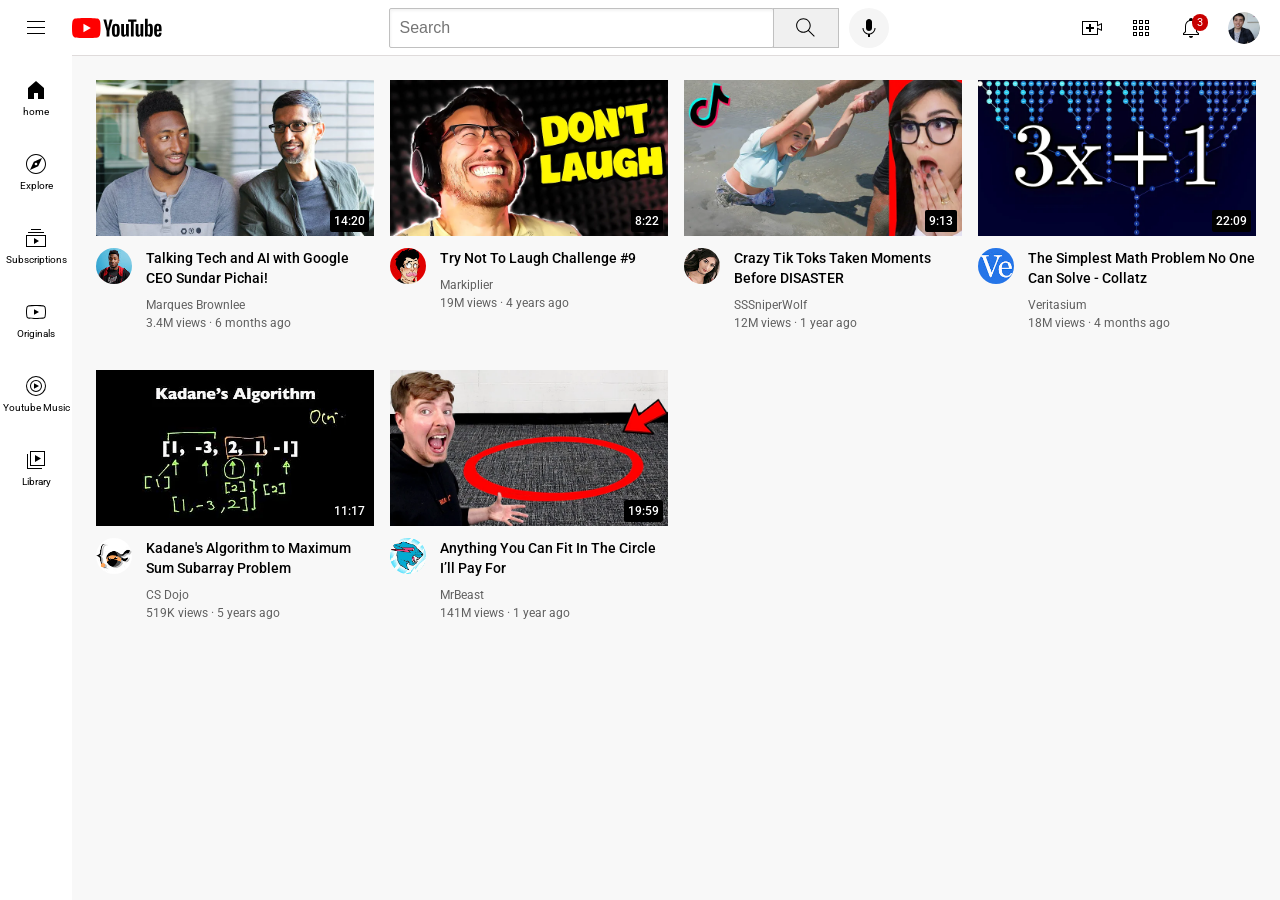
<file: index.html>
<!DOCTYPE html>
<html>
<head>
    <title>Youtube.com clone</title>
    <link rel="preconnect" href="https://fonts.googleapis.com">
    <link rel="preconnect" href="https://fonts.gstatic.com" crossorigin>
    <link href="https://fonts.googleapis.com/css2?family=Roboto:ital,wght@0,100..900;1,100..900&display=swap"
        rel="stylesheet">
    <link rel="stylesheet" href="styles/general.css">
    <link rel="stylesheet" href="styles/video.css">
    <link rel="stylesheet" href="styles/header.css">
    <link rel="stylesheet" href="styles/sidebar.css">

</head>

<body>
    <header class="header">
        <div class="left-section">
            <img class="hamburger-menu" src="icons/hamburger-menu.svg" alt="hamburger-menu">
            <img class="youtube-logo" src="icons/youtube-logo.svg" alt="">
        </div>
        <div class="middle-section">
        <input class="search-bar" type="text" placeholder="Search">
            <button class="search-button">
                <img class="search-icon" src="icons/search.svg" alt="">
                <div class="tooltip">Search</div>
            </button>
            <!--Position should be absolute of inner div and position relative of outer div to adjust position-->
            <button class="voice-search-button">
                <img class="voice-search-icon" src="icons/voice-search-icon.svg" alt=""> 
            <div class="tooltip">Search with your voice</div>
            </button>
        </div>
        <div class="right-section">
            <div class="upload-icon-container">
                <img class="upload-icon" src="icons/upload.svg">
                <div class="tooltip">Create</div>
            </div>
            <div class="youtube-apps-icon-container">
                <img class="youtube-apps-icon" src="icons/youtube-apps.svg">
                <div class="tooltip">Youtube apps</div>
            </div>
            <div class="notifications-icon-container">
                 <img class="notifications-icon" src="icons/notifications.svg">
                 <div class="notifications-count">3</div>
                 <div class="tooltip">Notifications</div>
             </div>
            <img class="current-user-picture" src="channel-pictures/my-channel.jpeg">
        </header>
       
     <nav class="sidebar">
        <div class="sidebar-link">
            <img src="icons/home.svg" alt="">
            <div>home</div>
        </div>
        <div class="sidebar-link">
            <img src="icons/explore.svg" alt="">
            <div>Explore</div>
        </div>
        <div class="sidebar-link">
            <img src="icons/subscriptions.svg" alt="">
            <div>Subscriptions</div>
        </div>
        <div class="sidebar-link">
            <img src="icons/originals.svg" alt="">
            <div>Originals</div>
        </div>
        <div class="sidebar-link">
            <img src="icons/youtube-music.svg" alt="">
            <div>Youtube Music</div>
        </div>
        <div class="sidebar-link">
            <img src="icons/library.svg" alt="">
            <div>Library</div>
        </div>
     </nav>
    </div>
    <div class="video-grid">
        <div class="video-preview">
            <div class="thumbnail-row"><img class="thumbnail" src="thumbnails/thumbnail-1.webp" alt="thumbnail">
            <div class="video-time">14:20</div>
            </div>
            <div class="video-info-grid">
                <div class="channel-picture">
                    <img class="profile-picture" src="channel-pictures/channel-1.jpeg" alt="">
                </div>
                <div class="video-info">
                    <p class="video-title">Talking Tech and AI with Google CEO Sundar Pichai!</p>
                    <p class="video-author">Marques Brownlee</p>
                    <p class="video-stats">3.4M views · 6 months ago</p>
                </div>
            </div>
        </div>

        <div class="video-preview">
            <div class="thumbnail-row">
                <img class="thumbnail" src="thumbnails/thumbnail-2.webp" alt="thumbnail">
                <div class="video-time">8:22</div>
            </div>
            <div class="video-info-grid">
                <div class="channel-picture">
                    <img class="profile-picture" src="channel-pictures/channel-2.jpeg" alt="">
                </div>
                <div class="video-info">
                    <p class="video-title">Try Not To Laugh Challenge #9</p>
                    <p class="video-author">Markiplier</p>
                    <p class="video-stats">19M views · 4 years ago</p>
                </div>
            </div>
        </div>


         <div class="video-preview">
            <div class="thumbnail-row"><img class="thumbnail" src="thumbnails/thumbnail-3.webp" alt="thumbnail">
                <div class="video-time">9:13</div>
            </div>
            <div class="video-info-grid">
                <div class="channel-picture">
                    <img class="profile-picture" src="channel-pictures/channel-3.jpeg" alt="">
                </div>
                <div class="video-info">
                    <p class="video-title">Crazy Tik Toks Taken Moments Before DISASTER</p>
                    <p class="video-author">SSSniperWolf</p>
                    <p class="video-stats">12M views · 1 year ago</p>
                </div>
            </div>
        </div>

        <div class="video-preview">
            <div class="thumbnail-row"><img class="thumbnail" src="thumbnails/thumbnail-4.webp" alt="thumbnail">
                <div class="video-time">22:09</div>
            </div>
            <div class="video-info-grid">
                <div class="channel-picture">
                    <img class="profile-picture" src="channel-pictures/channel-4.jpeg" alt="">
                </div>
                <div class="video-info">
                    <p class="video-title">The Simplest Math Problem No One Can Solve - Collatz</p>
                    <p class="video-author">Veritasium</p>
                    <p class="video-stats">18M views · 4 months ago</p>
                </div>
            </div>
        </div>

         <div class="video-preview">
            <div class="thumbnail-row"><img class="thumbnail" src="thumbnails/thumbnail-5.webp" alt="thumbnail">
                <div class="video-time">11:17</div>
                </div>
            <div class="video-info-grid">
                <div class="channel-picture">
                    <img class="profile-picture" src="channel-pictures/channel-5.jpeg" alt="">
                </div>
                <div class="video-info">
                    <p class="video-title">Kadane's Algorithm to Maximum Sum Subarray Problem</p>
                    <p class="video-author">CS Dojo</p>
                    <p class="video-stats">519K views · 5 years ago</p>
                </div>
            </div>
        </div>

        <div class="video-preview">
            <div class="thumbnail-row"><img class="thumbnail" src="thumbnails/thumbnail-6.webp" alt="thumbnail">
                <div class="video-time">19:59</div>
            </div>
            <div class="video-info-grid">
                <div class="channel-picture">
                    <img class="profile-picture" src="channel-pictures/channel-6.jpeg" alt="">
                </div>
                <div class="video-info">
                    <p class="video-title">Anything You Can Fit In The Circle I’ll Pay For</p>
                    <p class="video-author">MrBeast</p>
                    <p class="video-stats">141M views · 1 year ago</p>
                </div>
            </div>
        </div>
    </div>
        
    

</body>

</html>
</file>
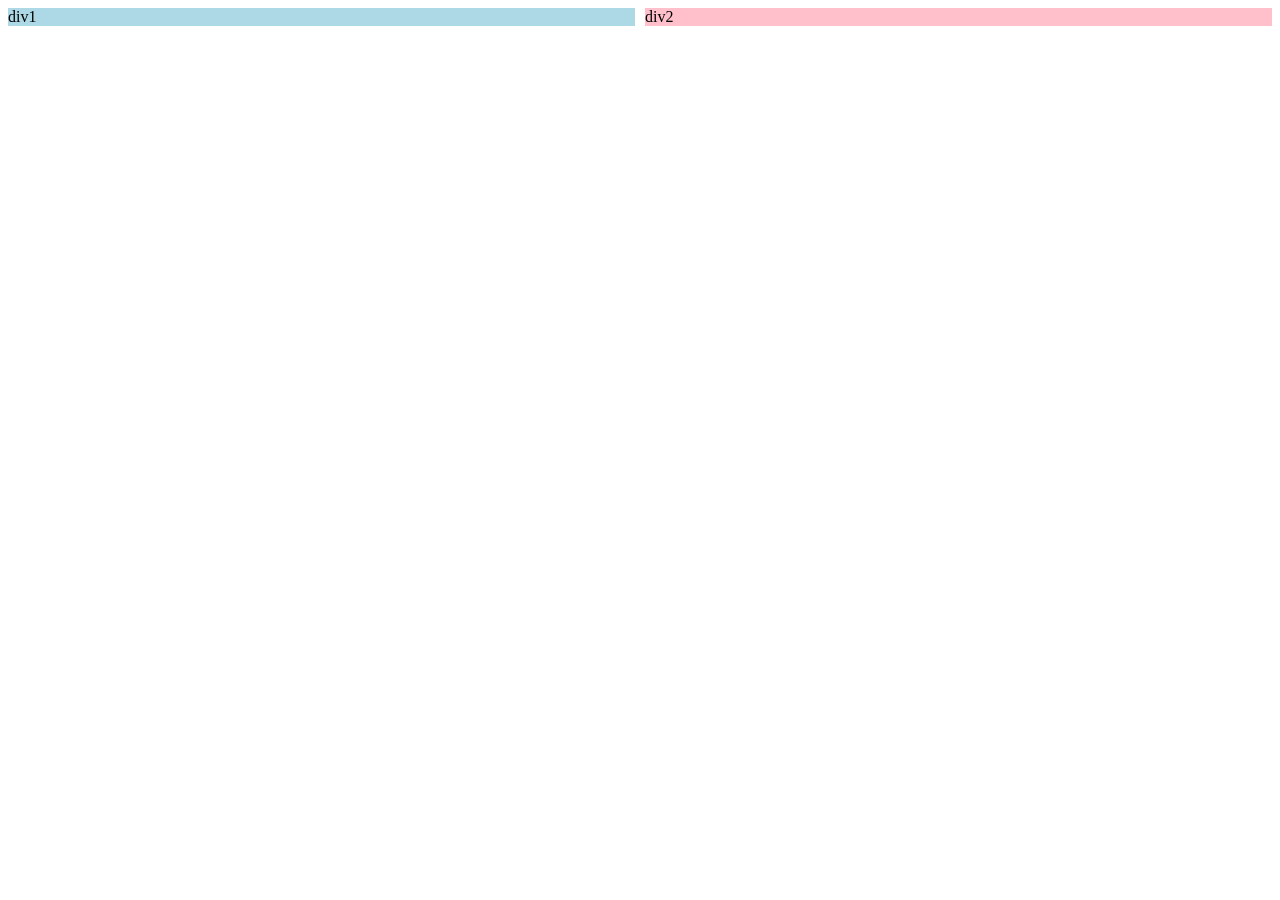
<file: grid.html>
<!DOCTYPE html>
<html>

<head>
    <title>grid practise</title>

    <style>
        .div1 {
            display: grid;
            grid-template-columns: 1fr 1fr;
            column-gap: 10px;
        }
    </style>

</head>

<body>
    <div class="div1">
        <div style="background-color: lightblue;">
            div1
        </div>
        <div style="background-color: pink;">div2</div>
    </div>

</body>

</html>
</file>
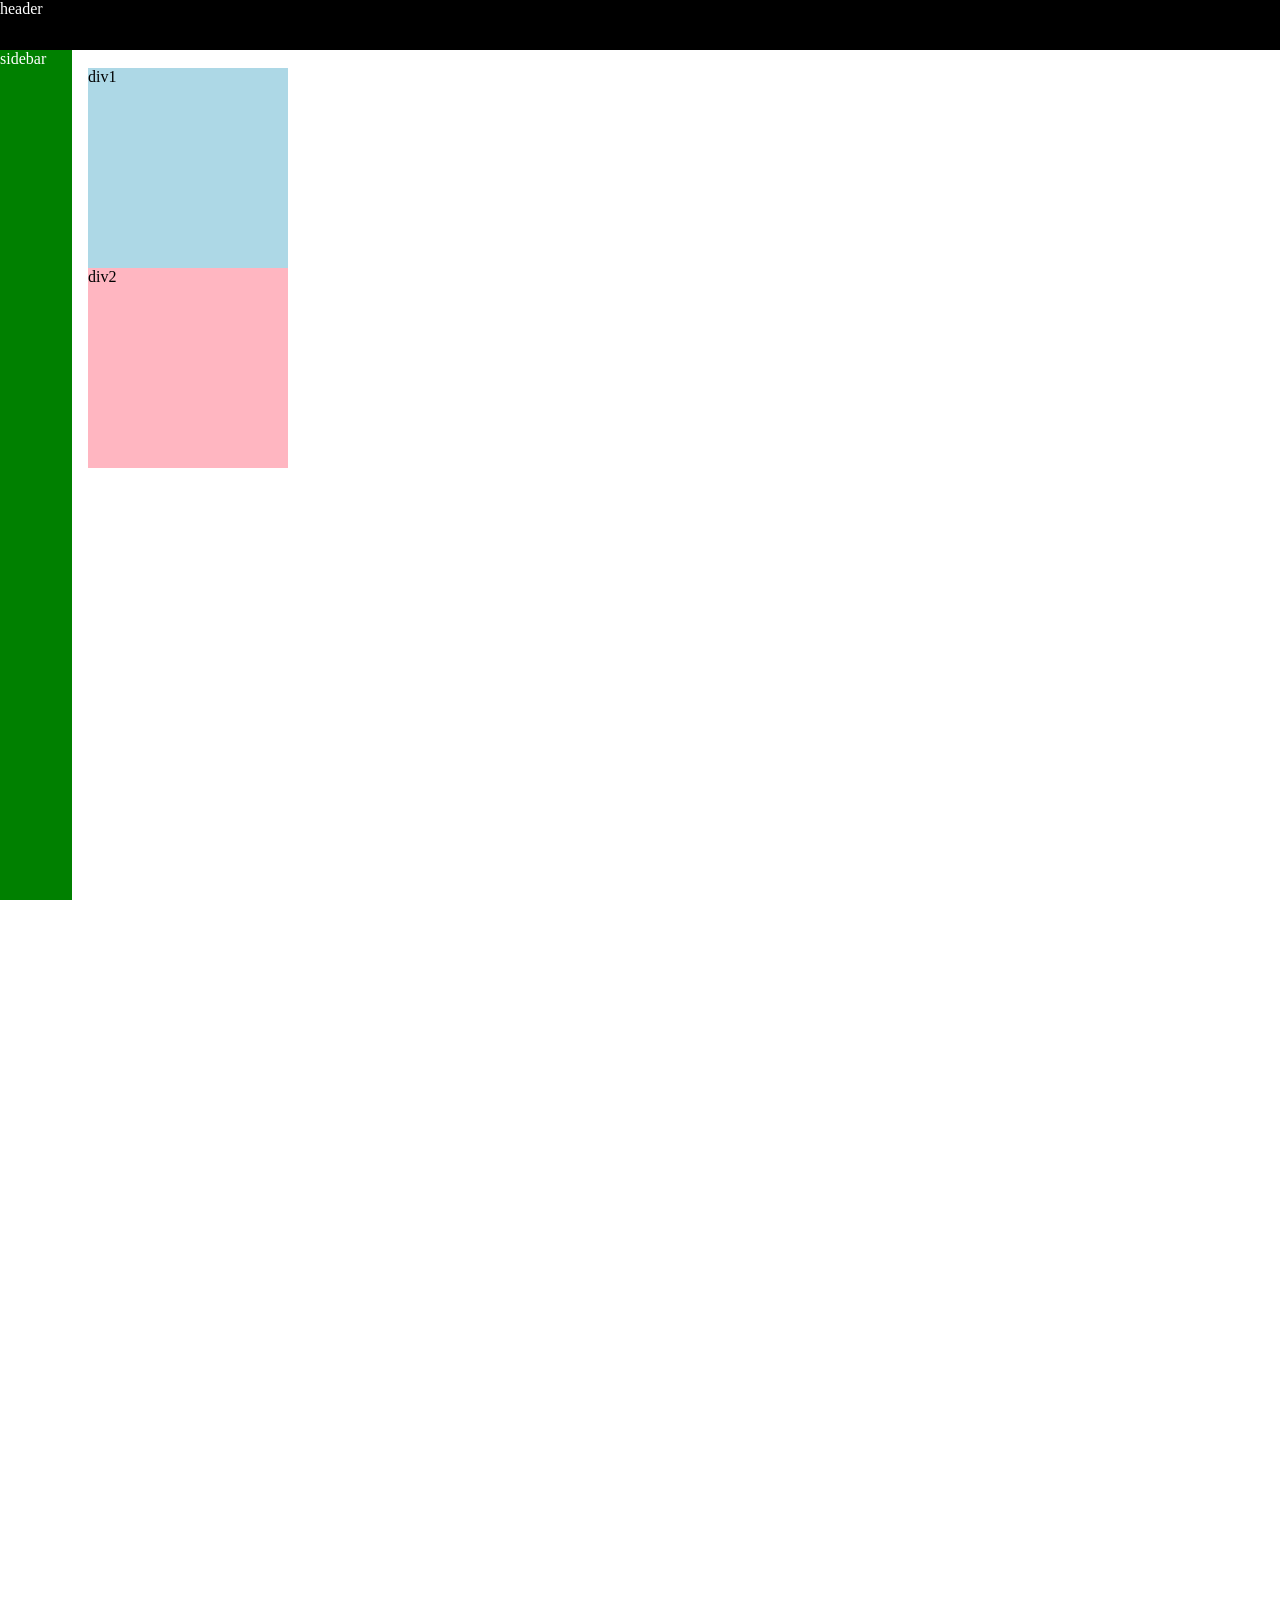
<file: position.html>
<!DOCTYPE html>
<html>

    <head>
        <title>position practise</title>  
    </head>
    <body style="height: 3000px;
     padding-top: 60px;
     padding-left: 80px;">
        <div style=
        "background-color: black;
         color: white; 
         position: top;
         height: 50px;
         position: fixed;
         top: 0;
         left: 0;
         right: 0;
         ">

            header</div>
        <div style="background-color: green; 
        color: white;position: fixed;
         top: 50px; 
         left: 0px; 
         bottom: 0px;
         width: 72px;;">sidebar</div>
        <div style=
        "
        height: 200px; 
        width: 200px; 
        background-color:
         lightblue;",  >
            div1</div>
        <div style=
        "height: 200px;
         width: 200px;
          background-color:
           lightpink;",>
            div2</div>
    </body>
    
    </html>
</file>
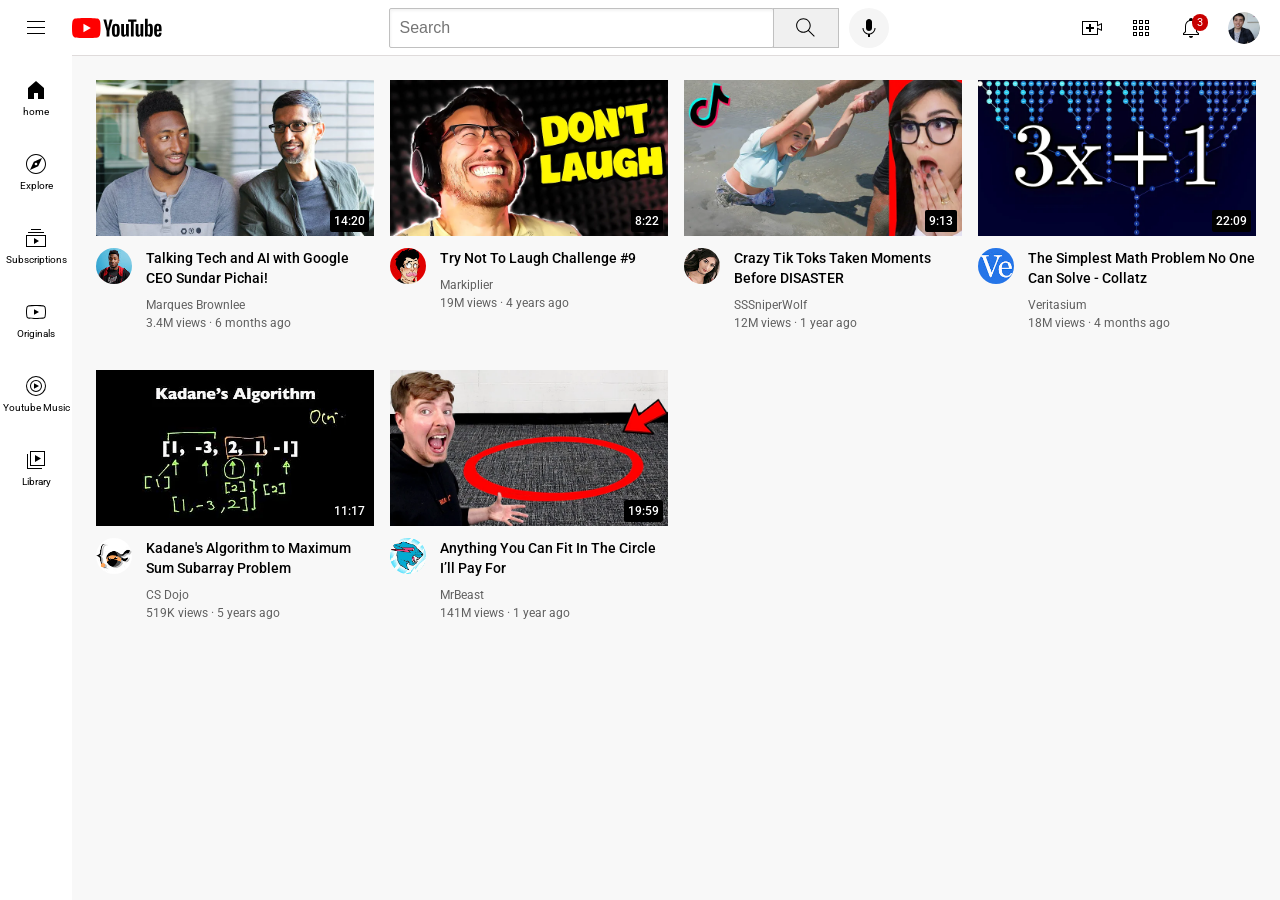
<file: youtube.html>
<!DOCTYPE html>
<html>
<head>
    <title>Youtube.com clone</title>
    <link rel="preconnect" href="https://fonts.googleapis.com">
    <link rel="preconnect" href="https://fonts.gstatic.com" crossorigin>
    <link href="https://fonts.googleapis.com/css2?family=Roboto:ital,wght@0,100..900;1,100..900&display=swap"
        rel="stylesheet">
    <link rel="stylesheet" href="styles/general.css">
    <link rel="stylesheet" href="styles/video.css">
    <link rel="stylesheet" href="styles/header.css">
    <link rel="stylesheet" href="styles/sidebar.css">

</head>

<body>
    <header class="header">
        <div class="left-section">
            <img class="hamburger-menu" src="icons/hamburger-menu.svg" alt="hamburger-menu">
            <img class="youtube-logo" src="icons/youtube-logo.svg" alt="">
        </div>
        <div class="middle-section">
        <input class="search-bar" type="text" placeholder="Search">
            <button class="search-button">
                <img class="search-icon" src="icons/search.svg" alt="">
                <div class="tooltip">Search</div>
            </button>
            <!--Position should be absolute of inner div and position relative of outer div to adjust position-->
            <button class="voice-search-button">
                <img class="voice-search-icon" src="icons/voice-search-icon.svg" alt=""> 
            <div class="tooltip">Search with your voice</div>
            </button>
        </div>
        <div class="right-section">
            <div class="upload-icon-container">
                <img class="upload-icon" src="icons/upload.svg">
                <div class="tooltip">Create</div>
            </div>
            <div class="youtube-apps-icon-container">
                <img class="youtube-apps-icon" src="icons/youtube-apps.svg">
                <div class="tooltip">Youtube apps</div>
            </div>
            <div class="notifications-icon-container">
                 <img class="notifications-icon" src="icons/notifications.svg">
                 <div class="notifications-count">3</div>
                 <div class="tooltip">Notifications</div>
             </div>
            <img class="current-user-picture" src="channel-pictures/my-channel.jpeg">
        </header>
       
     <nav class="sidebar">
        <div class="sidebar-link">
            <img src="icons/home.svg" alt="">
            <div>home</div>
        </div>
        <div class="sidebar-link">
            <img src="icons/explore.svg" alt="">
            <div>Explore</div>
        </div>
        <div class="sidebar-link">
            <img src="icons/subscriptions.svg" alt="">
            <div>Subscriptions</div>
        </div>
        <div class="sidebar-link">
            <img src="icons/originals.svg" alt="">
            <div>Originals</div>
        </div>
        <div class="sidebar-link">
            <img src="icons/youtube-music.svg" alt="">
            <div>Youtube Music</div>
        </div>
        <div class="sidebar-link">
            <img src="icons/library.svg" alt="">
            <div>Library</div>
        </div>
     </nav>
    </div>
    <div class="video-grid">
        <div class="video-preview">
            <div class="thumbnail-row"><img class="thumbnail" src="thumbnails/thumbnail-1.webp" alt="thumbnail">
            <div class="video-time">14:20</div>
            </div>
            <div class="video-info-grid">
                <div class="channel-picture">
                    <img class="profile-picture" src="channel-pictures/channel-1.jpeg" alt="">
                </div>
                <div class="video-info">
                    <p class="video-title">Talking Tech and AI with Google CEO Sundar Pichai!</p>
                    <p class="video-author">Marques Brownlee</p>
                    <p class="video-stats">3.4M views · 6 months ago</p>
                </div>
            </div>
        </div>

        <div class="video-preview">
            <div class="thumbnail-row">
                <img class="thumbnail" src="thumbnails/thumbnail-2.webp" alt="thumbnail">
                <div class="video-time">8:22</div>
            </div>
            <div class="video-info-grid">
                <div class="channel-picture">
                    <img class="profile-picture" src="channel-pictures/channel-2.jpeg" alt="">
                </div>
                <div class="video-info">
                    <p class="video-title">Try Not To Laugh Challenge #9</p>
                    <p class="video-author">Markiplier</p>
                    <p class="video-stats">19M views · 4 years ago</p>
                </div>
            </div>
        </div>


         <div class="video-preview">
            <div class="thumbnail-row"><img class="thumbnail" src="thumbnails/thumbnail-3.webp" alt="thumbnail">
                <div class="video-time">9:13</div>
            </div>
            <div class="video-info-grid">
                <div class="channel-picture">
                    <img class="profile-picture" src="channel-pictures/channel-3.jpeg" alt="">
                </div>
                <div class="video-info">
                    <p class="video-title">Crazy Tik Toks Taken Moments Before DISASTER</p>
                    <p class="video-author">SSSniperWolf</p>
                    <p class="video-stats">12M views · 1 year ago</p>
                </div>
            </div>
        </div>

        <div class="video-preview">
            <div class="thumbnail-row"><img class="thumbnail" src="thumbnails/thumbnail-4.webp" alt="thumbnail">
                <div class="video-time">22:09</div>
            </div>
            <div class="video-info-grid">
                <div class="channel-picture">
                    <img class="profile-picture" src="channel-pictures/channel-4.jpeg" alt="">
                </div>
                <div class="video-info">
                    <p class="video-title">The Simplest Math Problem No One Can Solve - Collatz</p>
                    <p class="video-author">Veritasium</p>
                    <p class="video-stats">18M views · 4 months ago</p>
                </div>
            </div>
        </div>

         <div class="video-preview">
            <div class="thumbnail-row"><img class="thumbnail" src="thumbnails/thumbnail-5.webp" alt="thumbnail">
                <div class="video-time">11:17</div>
                </div>
            <div class="video-info-grid">
                <div class="channel-picture">
                    <img class="profile-picture" src="channel-pictures/channel-5.jpeg" alt="">
                </div>
                <div class="video-info">
                    <p class="video-title">Kadane's Algorithm to Maximum Sum Subarray Problem</p>
                    <p class="video-author">CS Dojo</p>
                    <p class="video-stats">519K views · 5 years ago</p>
                </div>
            </div>
        </div>

        <div class="video-preview">
            <div class="thumbnail-row"><img class="thumbnail" src="thumbnails/thumbnail-6.webp" alt="thumbnail">
                <div class="video-time">19:59</div>
            </div>
            <div class="video-info-grid">
                <div class="channel-picture">
                    <img class="profile-picture" src="channel-pictures/channel-6.jpeg" alt="">
                </div>
                <div class="video-info">
                    <p class="video-title">Anything You Can Fit In The Circle I’ll Pay For</p>
                    <p class="video-author">MrBeast</p>
                    <p class="video-stats">141M views · 1 year ago</p>
                </div>
            </div>
        </div>
    </div>
        
    

</body>

</html>
</file>
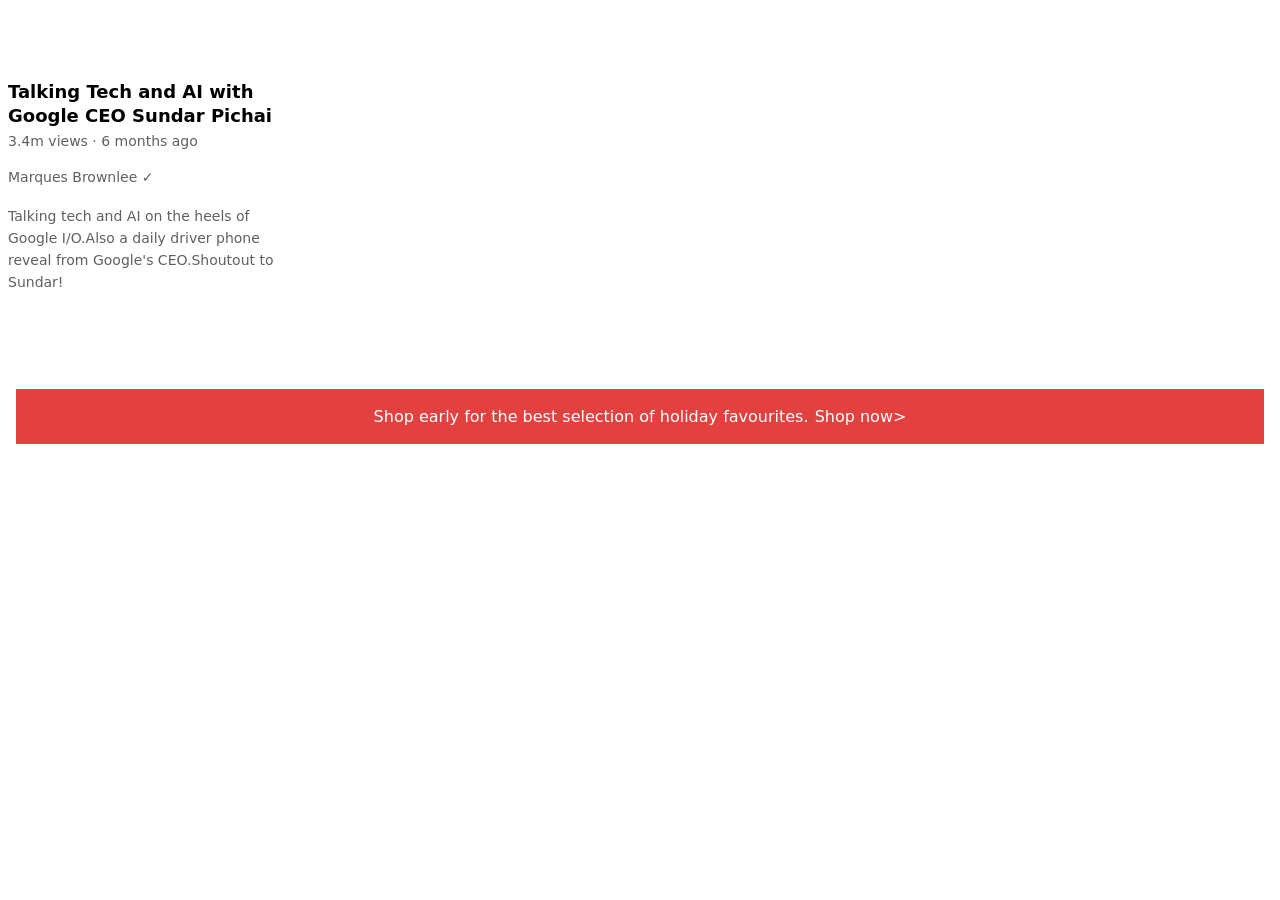
<file: intro to html/text.html>
<!DOCTYPE html>
<html>

<head>
    <title>html-css</title>
    <link rel="preconnect" href="https://fonts.googleapis.com">
    <link rel="preconnect" href="https://fonts.gstatic.com" crossorigin>
    <link href="https://fonts.googleapis.com/css2?family=Roboto:ital,wght@0,100..900;1,100..900&display=swap"
        rel="stylesheet">
    <link rel="preconnect" href="https://fonts.googleapis.com">
    <link rel="preconnect" href="https://fonts.gstatic.com" crossorigin>
    <link href="https://fonts.googleapis.com/css2?family=Roboto:ital,wght@0,100..900;1,100..900&display=swap"
        rel="stylesheet">
    <link rel="stylesheet" href="style css/text.css">
</head>

<body>
    <p class="video-title">Talking Tech and AI with Google CEO Sundar Pichai</p>
    <p class="video-stats">3.4m views &#xB7; 6 months ago</p>
    <p class="video-author">Marques Brownlee &#x2713;</p>
    <p class="video-description">Talking tech and AI on the heels of Google I/O.Also a daily driver phone reveal from
        Google's CEO.Shoutout to Sundar!</p>
    <p class="shop-link"> Shop early for the best selection of holiday favourites. <span class="shop-now",>Shop now&gt;</span></p>
        
</body>

</html>
</file>
<file: styles/general.css>
p {
        margin-top: 0;
        margin-bottom: 0;
    }

body {
    /* this property will be inherited*/
    font-family: Roboto, Arial;
    margin: 0;
    padding-top: 80px;
    padding-left: 96px;
    padding-right: 24px;
    background-color: rgb(248, 248, 248);

    }
</file>
<file: styles/video.css>
.thumbnail {
            width: 100%;
        }

        .video-title {
            margin-top: 0;
            font-size: 14px;
            font-weight: 500;
            line-height: 20px;
            margin-bottom: 10px;
        }

        .video-info-grid {
            display: grid;
            grid-template-columns: 50px 1fr;
        }

        .profile-picture {
            width: 36px;
            border-radius: 50px;
        }

        .thumbnail-row {
            margin-bottom: 8px;
            position: relative;
        }

        .video-author,
        .video-stats {
            font-size: 12px;
            color: rgb(96, 96, 96);
        }

        .video-author {
            margin-bottom: 4px;
        }

        .video-grid {
            display: grid;
            grid-template-columns: 1fr 1fr 1fr;
            column-gap: 16px;
            row-gap: 40px;
        }

        @media (max-width: 750px) {
            .video-grid {
                grid-template-columns: 1fr 1fr;
            }
        }

        @media (min-width: 751px) and (max-width: 999px) {
            .video-grid {
                grid-template-columns: 1fr 1fr 1fr;
            }
        }
        @media (min-width: 1000px) {
            .video-grid {
                grid-template-columns: 1fr 1fr 1fr 1fr ;
            }
        }
        

        .video-time {
            font-size: 12px;
            font-weight: 500;
            padding: 4px;
            border-radius: 2px;
            background-color: black;
            color: white;
            position: absolute;
            bottom: 8px;
            right: 5px;
        }
</file>
<file: styles/header.css>
.header {
    height: 55px;

    display: flex;    
    flex-direction: row;
    justify-content: space-between;

    position: fixed;
    top: 0;
    left: 0;
    right: 0;
    z-index: 100;

    background-color: white;
    border-bottom-width: 1px;
    border-bottom-style: solid;
    border-bottom-color: rgb(223, 219, 219);
}

.left-section {
    display: flex;
    align-items: center;
}

.hamburger-menu {
    height: 24px;
    margin-left: 24px;
    margin-right: 24px;
}

.youtube-logo {
    height: 20px;
}

.middle-section {
    flex: 1;
    margin-left: 70px;
    margin-right: 35px;  
    max-width: 500px;
    display: flex;
    align-items: center;
}

.search-bar {
    flex: 1;
    height: 36px;
    padding-left: 10px;
    font-size: 16px;
    border-width: 1px;
    border-style: solid;
    border-color: rgb(192, 192, 192);
    border-radius: 2px;
    box-shadow: inset 1px 2px 3px rgba(0, 0, 0, 0.05);
    width: 0;
}

.search-bar::placeholder {
    font-size: 16px;
}

.search-button {
    height: 40px;
    width: 66px;
    background-color: rgb(240, 240, 240);
    border-width: 1px;
    border-style: solid;
    border-color: rgb(192, 192, 192);
    margin-left: -1px;
    margin-right: 10px;
}
.search-button, 
.voice-search-button,
.upload-icon-container,
.youtube-apps-icon-container,
.notifications-icon-container {
    display: flex;
    justify-content: center;
    align-items: center;
    position: relative;
    cursor: pointer;
}

.search-button .tooltip,
.voice-search-button .tooltip,
.upload-icon-container .tooltip,
.youtube-apps-icon-container .tooltip,
.notifications-icon-container .tooltip {
    position: absolute;
    background-color: gray;
    color: white;
    padding-top: 4px;
    padding-bottom: 4px;
    padding-left: 8px;
    padding-right: 8px;
    border-radius: 2px;
    font-size: 12px;
    bottom: -30px;
    opacity: 0;
    transition: opacity 0.15s;
    pointer-events: none;
    white-space: nowrap;
}

.search-button:hover .tooltip,
.voice-search-button:hover .tooltip,
.upload-icon-container:hover .tooltip,
.youtube-apps-icon-container:hover .tooltip,
.notifications-icon-container:hover .tooltip {
    opacity: 1;
}
.search-icon {
    height: 25px;
}

.voice-search-button {
    height: 40px;
    width: 40px;
    border-radius: 20px;
    border: none;
    background-color: rgb(245, 245, 245);
}

.voice-search-icon {
    height: 24px;
}

.right-section {
    width: 180px;
    margin-right: 20px;
    display: flex;
    align-items: center;
    justify-content: space-between;
    flex-shrink: 0;
}

.upload-icon {
    height: 24px;
}

.youtube-apps-icon {
    height: 24px;
}

.notifications-icon {
    height: 24px;
}

.notifications-icon-container {
    position: relative;
}

.notifications-count {
    position: absolute;
    top: -2px;
    right: -5px;
    background-color: rgb(200, 0, 0);
    color: white;
    font-size: 11px;
    padding-left: 5px;
    padding-right: 5px;
    padding-top: 2px;
    padding-bottom: 2px;
    border-radius: 10px;
}

.current-user-picture {
    height: 32px;
    border-radius: 16px;
}
</file>
<file: styles/sidebar.css>
.sidebar {
    position: fixed;
    left: 0;
    bottom: 0;
    top: 55px;
    width: 72px;
    background-color: white;
    z-index: 200;
    padding-top: 5px;
}

.sidebar-link {
    height: 74px;
    display: flex;
    justify-content: center;
    align-items: center;
    flex-direction: column;
    cursor: pointer;
}


.sidebar-link:hover{
    background-color: rgb(235, 234, 234);
}

.sidebar img {
    height: 24px;
    margin-bottom: 4px;
}

.sidebar div {
    font-size: 10px;
}
</file>
<file: intro to html/style css/text.css>
p {
     margin-bottom: 0px;
     margin-top: 0px;
     font-family: system-ui, -apple-system, BlinkMacSystemFont, 'Segoe UI', Roboto, Oxygen, Ubuntu, Cantarell, 'Open Sans', 'Helvetica Neue', sans-serif;
 }

 .video-title {
     font-weight: bold;
     width: 280px;
     font-size: 18px;
     line-height: 24px;
     margin-top: 80px;
     margin-bottom: 5px;
 }

 .video-stats {
     font-size: 14px;
     margin-bottom: 20px;
     color: rgb(96, 96, 96);
 }

 .video-author {
     font-size: 14px;
     margin-bottom: 20px;
     color: rgb(96, 96, 96);

 }

 .video-description {
     width: 280px;
     font-size: 14px;
     line-height: 24px;
     color: rgb(96, 96, 96);
     margin-bottom: 5px;
     line-height: 22px;
 }

 .shop-link {
     margin-top: 96px;
     text-align: center;
     background-color: rgb(227, 65, 64);
     margin-bottom: 14px;
     padding-left: 18px;
     padding-right: 18px;
     padding-top: 18px;
     padding-bottom: 18px;
     color: white;
     margin-left: 8px;
     margin-right: 8px;

 }

 .shop-now {
     margin-left: 1px;
 }

 .shop-now:hover {
     text-decoration: underline;
     cursor: pointer;
 }
</file>
